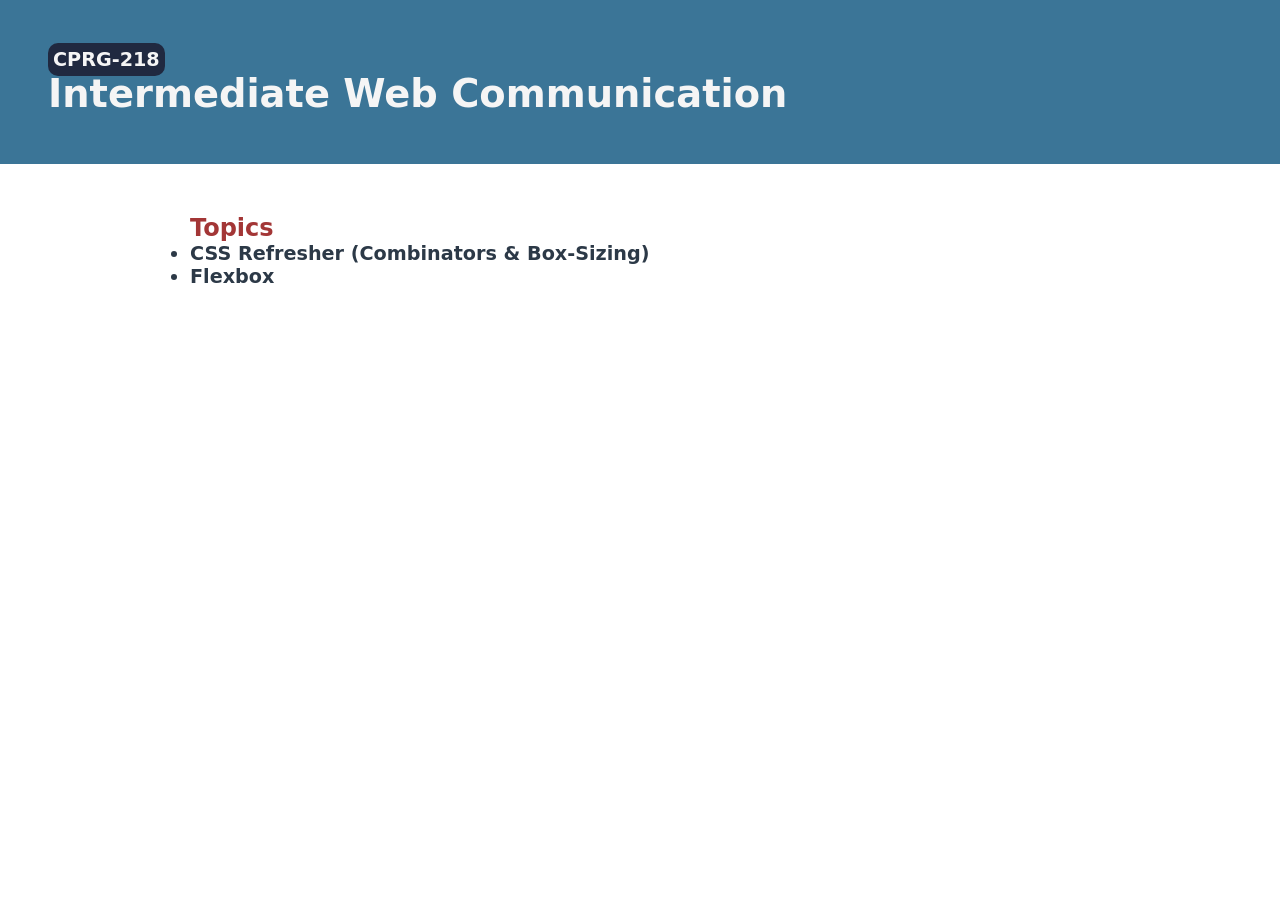
<file: index.html>
<!DOCTYPE html>
<html lang="en">
<head>
    <meta charset="UTF-8">
    <meta name="viewport" content="width=device-width, initial-scale=1.0">
    <title>Intermediate Web Communication</title>
    <link rel="preconnect" href="https://fonts.googleapis.com">
    <link rel="preconnect" href="https://fonts.gstatic.com" crossorigin>
    <link href="https://fonts.googleapis.com/css2?family=Source+Code+Pro:ital,wght@0,200..900;1,200..900&display=swap" rel="stylesheet">
    <link rel="stylesheet" href="css/styles.css">
</head>
<body>
    <header>
        <div>
            <p><span class="badge">CPRG-218</span></p>
        </div>
        <h1>Intermediate Web Communication</h1>
    </header>

    <main>
        <section>
            <ul>
                <p>Topics</p>
                <li><a href="Combinator_BoxSizing/cbs_index.html">CSS Refresher (Combinators &amp; Box-Sizing)</a></li>
                <li><a href="Flexbox/fb_index.html">Flexbox</a></li>        <!-- TODO: link fb_index.html file in anchor tag -->
            </ul>
        </section>
        
    </main>
</body>
</html>
</file>
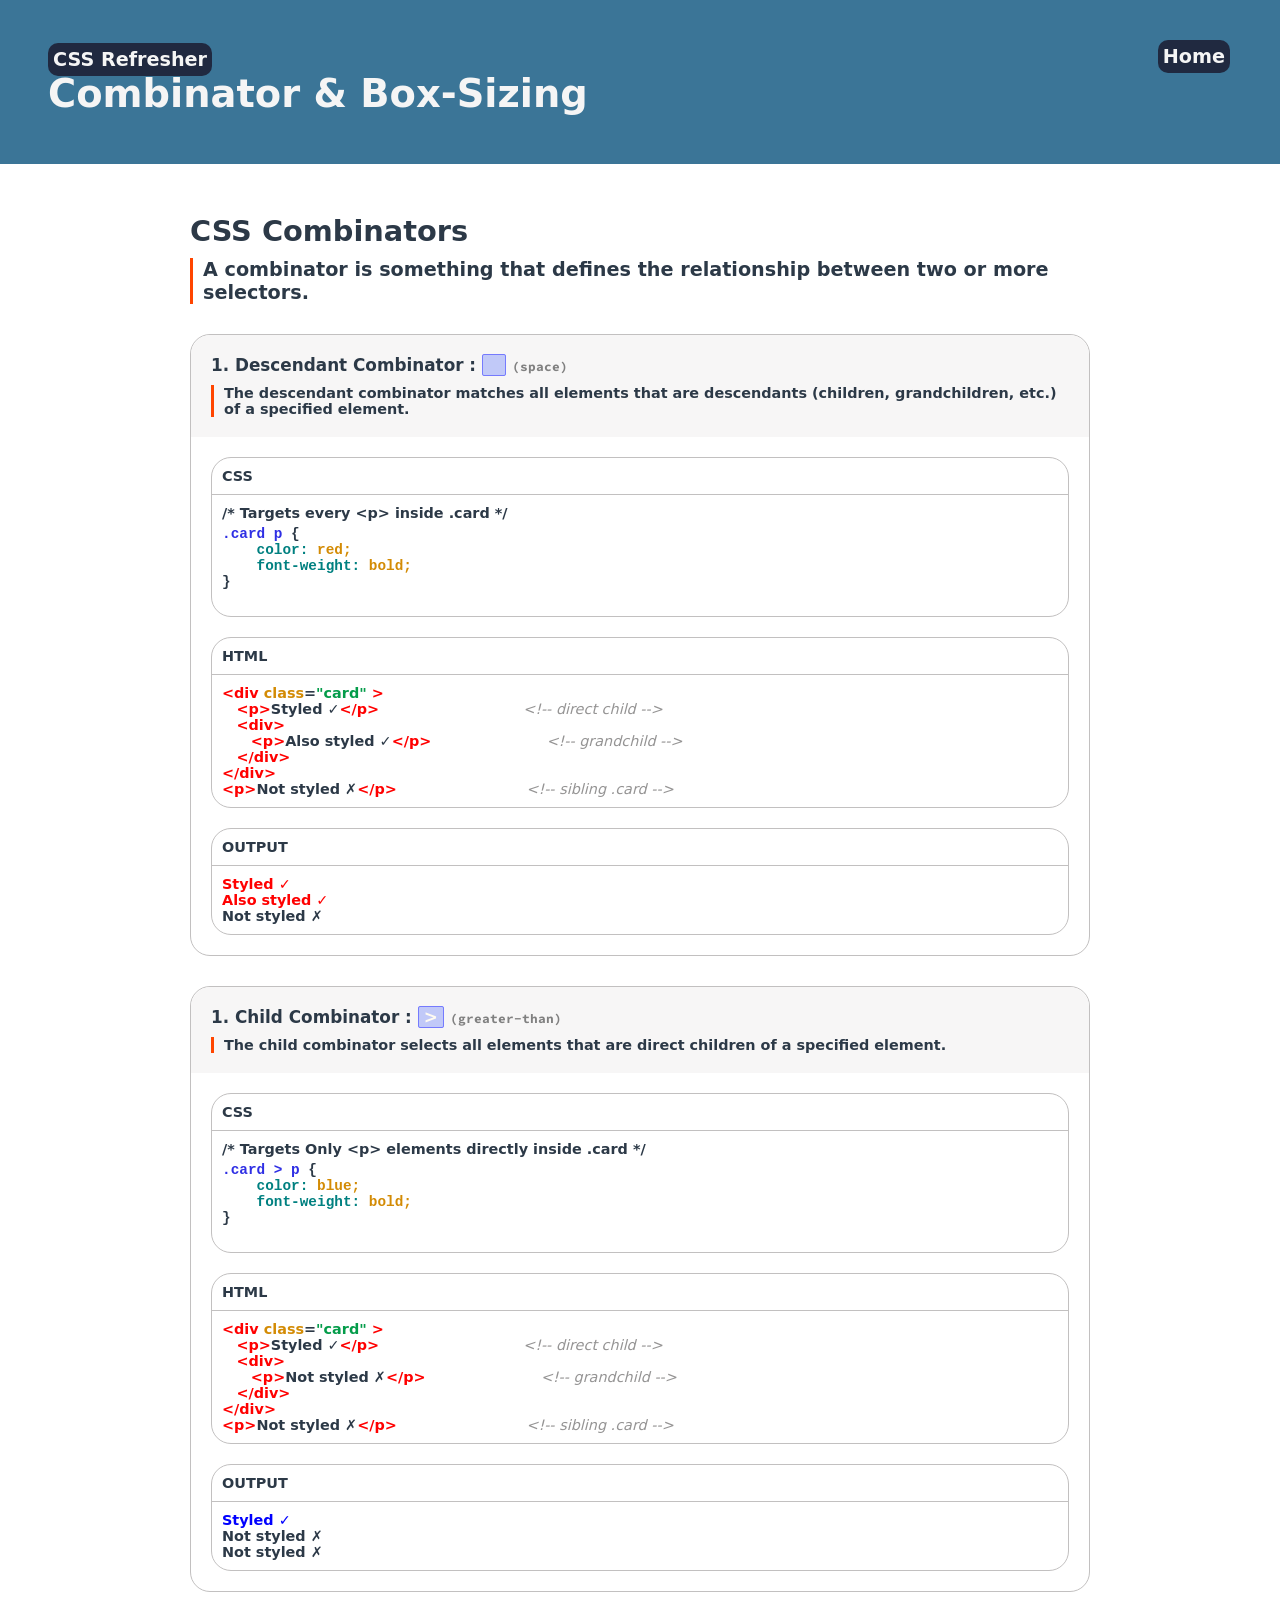
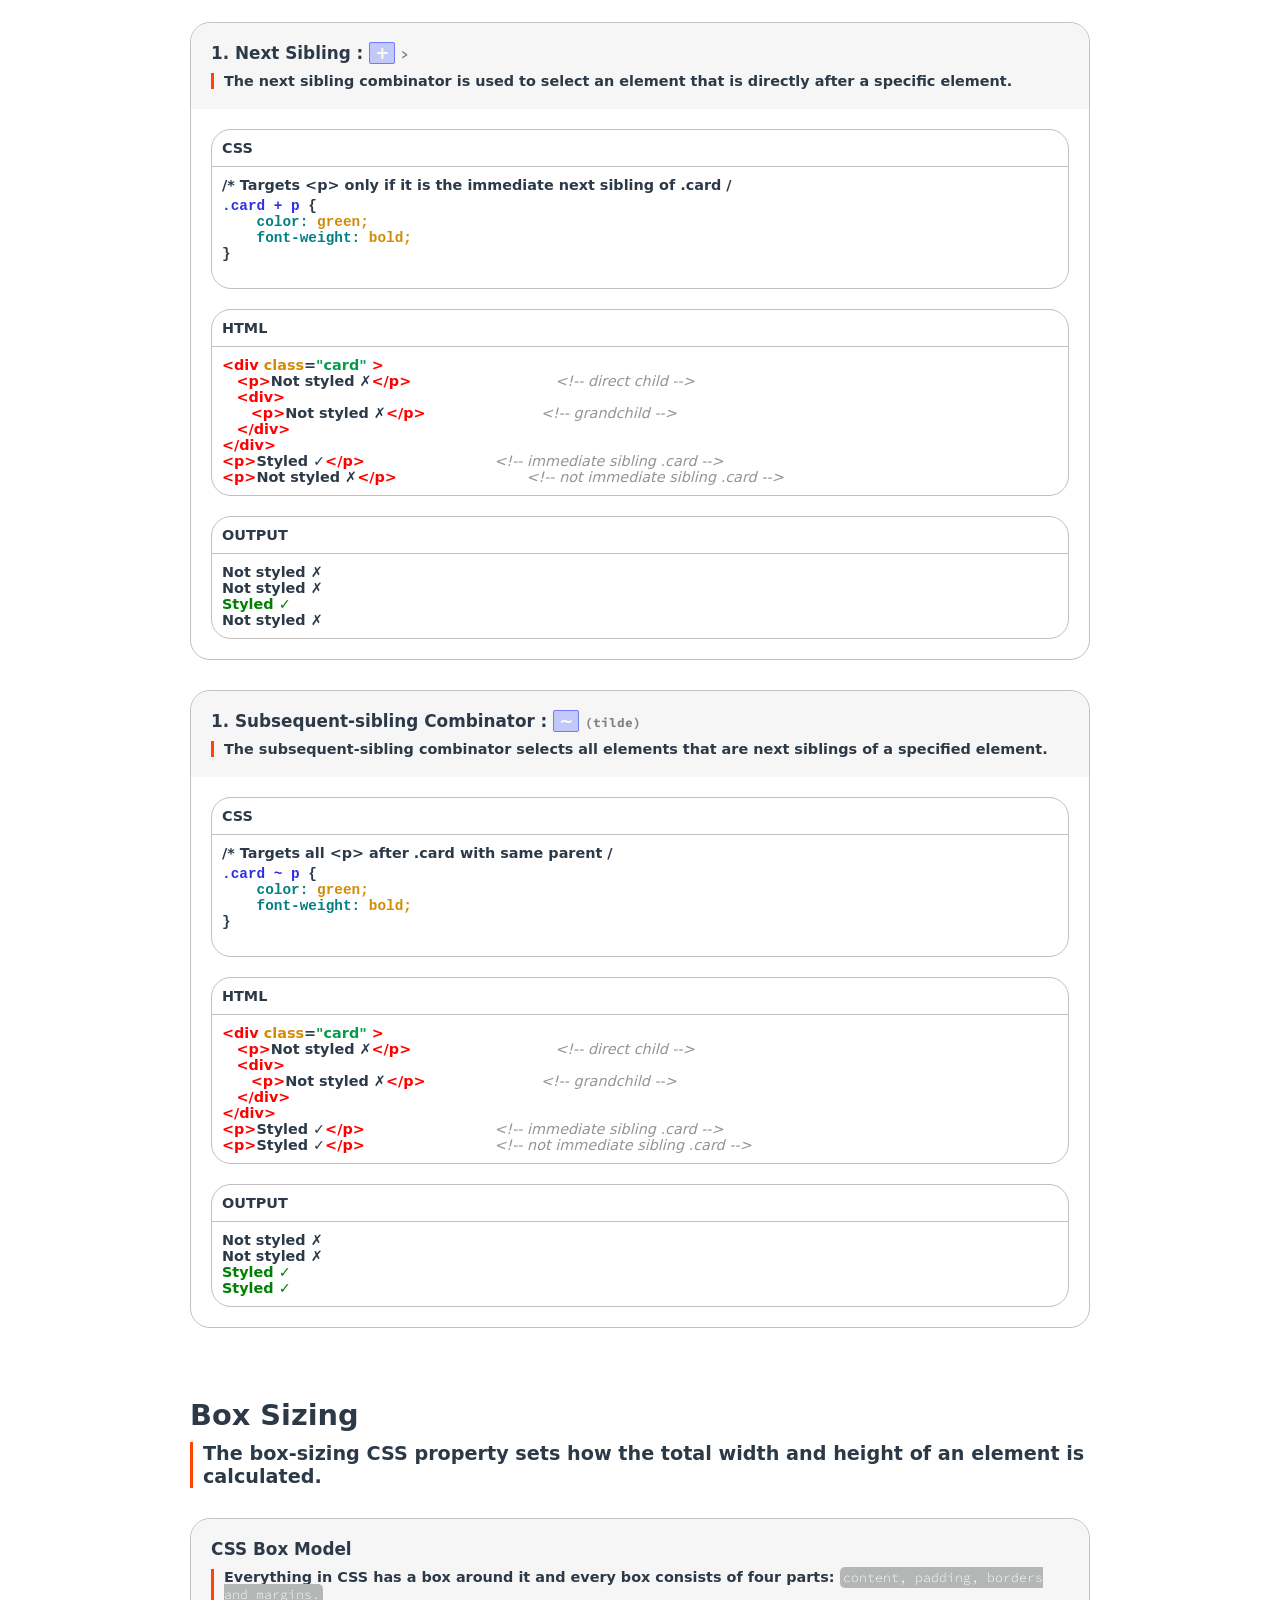
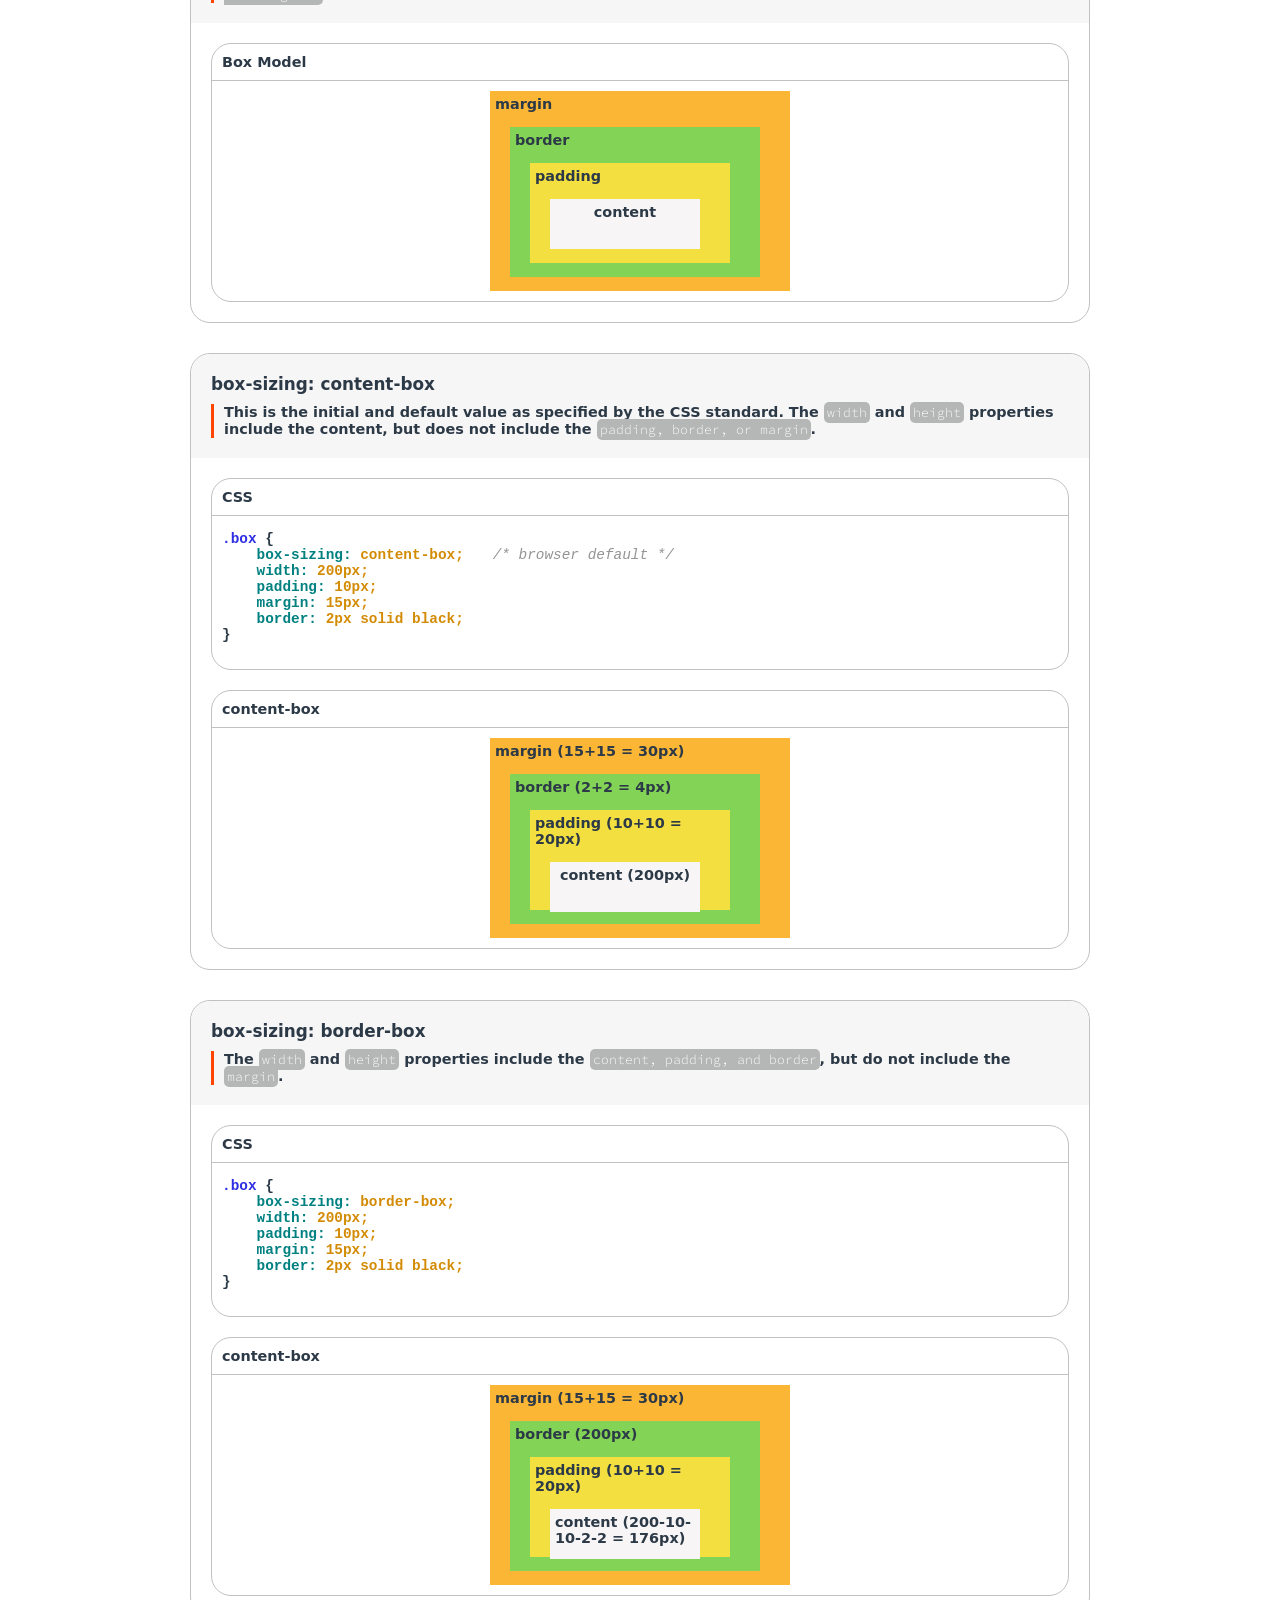
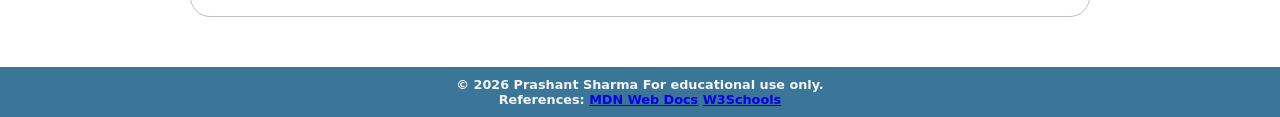
<file: Combinator_BoxSizing/cbs_index.html>
<!DOCTYPE html>
<html lang="en">
<head>
    <meta charset="UTF-8">
    <meta name="viewport" content="width=device-width, initial-scale=1.0">
    <title>CSS-Refresher</title>
    <link rel="preconnect" href="https://fonts.googleapis.com">
    <link rel="preconnect" href="https://fonts.gstatic.com" crossorigin>
    <link href="https://fonts.googleapis.com/css2?family=Source+Code+Pro:ital,wght@0,200..900;1,200..900&display=swap" rel="stylesheet">
    <link rel="stylesheet" href="css/cbs_styles.css">
</head>
<body>
    <header>
        <div>
            <p><span class="badge">CSS Refresher</span></p>
        </div>
        <h1>Combinator &#38; Box-Sizing</h1>
    </header>

    <div>
        <p id="home-btn" class="badge"><a href="../index.html">Home</a></p>
    </div>

    <main>

        <!-- CSS Combinators -->
        <section>
            <div class="section-title">
                <h2>CSS Combinators</h2>
                <p class="define">
                    A combinator is something that defines the relationship between two or more selectors.
                </p>
            </div>

            <!-- Decendant Combinator -->
            <article class="content">
                <div class="article-title">
                    <h3>1. Descendant Combinator : <span class="symbol">&nbsp;&nbsp;</span> <span class="symbol-name">(space)</span></h3>
                    <p class="define">The descendant combinator matches all elements that are descendants (children, grandchildren, etc.) of a specified element.</p>
                </div>
                
                <div class="example">
                    <p class="example-title">
                        CSS
                    </p>
                    <div class="example-code">
                        <p>/* Targets every &lt;p&gt; inside .card */</p>
                        <pre>
<span class="selector">.card p </span>{
    <span class="prop">color:</span> <span class="val">red;</span>
    <span class="prop">font-weight:</span> <span class="val">bold;</span>
}
                        </pre>
                        

                    </div>
                </div>

                <div class="example">
                    <p class="example-title">
                        HTML
                    </p>
                    <div class="example-code">                        
                        </pre><p><span class="element">&lt;div</span> <span class="cl">class</span>=<span class="cl-val">"card"</span> <span class="element">&gt;</span></p>
                        <p>&emsp;<span class="element">&lt;p&gt;</span>Styled  ✓<span class="element">&lt;/p&gt;</span>&emsp;&emsp;&emsp;&emsp;&emsp;&emsp;&emsp;&emsp;&emsp;&emsp;<span class="cmt">&lt;!-- direct child --&gt;</span></p>
                        <p>&emsp;<span class="element">&lt;div&gt;</span></p>
                        <p>&emsp;&emsp;<span class="element">&lt;p&gt;</span>Also styled ✓<span class="element">&lt;/p&gt;</span>&emsp;&emsp;&emsp;&emsp;&emsp;&emsp;&emsp;&emsp;<span class="cmt">&lt;!-- grandchild --&gt;</span></p>
                        <p>&emsp;<span class="element">&lt;/div&gt;</span></p>
                        <p><span class="element">&lt;/div&gt;</span></p>
                        <span class="element">&lt;p&gt;</span>Not styled ✗<span class="element">&lt;/p&gt;</span>&emsp;&emsp;&emsp;&emsp;&emsp;&emsp;&emsp;&emsp;&emsp;<span class="cmt">&lt;!-- sibling .card --&gt;</span>
                        </pre>
                    </div>
                </div>

                <div class="example output">
                    <p class="example-title">
                        OUTPUT
                    </p>
                    <div class="example-code">                        
                        <p style="color: red; font-weight: bold;">Styled  ✓</p>
                        <p style="color: red; font-weight: bold;">Also styled ✓</p>
                        <p>Not styled ✗</p>
                    </div>
                </div>
            </article>
            
            <!-- Child Combinator -->
            <article class="content">
                <div class="article-title">
                    <h3>1. Child Combinator : <span class="symbol">&gt;</span> <span class="symbol-name">(greater-than)</span></h3>
                    <p class="define">The child combinator selects all elements that are direct children of a specified element.</p>
                </div>
                
                <div class="example">
                    <p class="example-title">
                        CSS
                    </p>
                    <div class="example-code">
                        <p>/* Targets Only &lt;p&gt; elements directly inside .card */</p>
                        <pre>
<span class="selector">.card &gt; p</span> {
    <span class="prop">color:</span> <span class="val">blue;</span>
    <span class="prop">font-weight:</span> <span class="val">bold;</span>
}
                        </pre>
                        

                    </div>
                </div>

                <div class="example">
                    <p class="example-title">
                        HTML
                    </p>
                    <div class="example-code">                        
                        </pre><p><span class="element">&lt;div</span> <span class="cl">class</span>=<span class="cl-val">"card"</span> <span class="element">&gt;</span></p>
                        <p>&emsp;<span class="element">&lt;p&gt;</span>Styled  ✓<span class="element">&lt;/p&gt;</span>&emsp;&emsp;&emsp;&emsp;&emsp;&emsp;&emsp;&emsp;&emsp;&emsp;<span class="cmt">&lt;!-- direct child --&gt;</span></p>
                        <p>&emsp;<span class="element">&lt;div&gt;</span></p>
                        
                        <p>&emsp;&emsp;<span class="element">&lt;p&gt;</span>Not styled ✗<span class="element">&lt;/p&gt;</span>&emsp;&emsp;&emsp;&emsp;&emsp;&emsp;&emsp;&emsp;<span class="cmt">&lt;!-- grandchild --&gt;</span></p>
                        <p>&emsp;<span class="element">&lt;/div&gt;</span></p>
                        <p><span class="element">&lt;/div&gt;</span></p>
                        <span class="element">&lt;p&gt;</span>Not styled ✗<span class="element">&lt;/p&gt;</span>&emsp;&emsp;&emsp;&emsp;&emsp;&emsp;&emsp;&emsp;&emsp;<span class="cmt">&lt;!-- sibling .card --&gt;</span>
                        </pre>
                    </div>
                </div>

                <div class="example output">
                    <p class="example-title">
                        OUTPUT
                    </p>
                    <div class="example-code">                        
                        <p style="color: blue; font-weight: bold;">Styled  ✓</p>
                        <p>Not styled ✗</p>
                        <p>Not styled ✗</p>
                    </div>
                </div>
            </article>


            <!-- Next Sibling -->
            <article class="content">
                <div class="article-title">
                    <h3>1. Next Sibling : <span class="symbol">+</span> <span class="symbol-name">&gt;</span></h3>
                    <p class="define">The next sibling combinator is used to select an element that is directly after a specific element.</p>
                </div>
                
                <div class="example">
                    <p class="example-title">
                        CSS
                    </p>
                    <div class="example-code">
                        <p>/* Targets &lt;p&gt; only if it is the immediate next sibling of .card /</p>
                        
                        <pre>
<span class="selector">.card + p</span> {
    <span class="prop">color:</span> <span class="val">green;</span>
    <span class="prop">font-weight:</span> <span class="val">bold;</span>
}
                        </pre>
                        

                    </div>
                </div>

                <div class="example">
                    <p class="example-title">
                        HTML
                    </p>
                    <div class="example-code">                        
                        </pre><p><span class="element">&lt;div</span> <span class="cl">class</span>=<span class="cl-val">"card"</span> <span class="element">&gt;</span></p>
                        <p>&emsp;<span class="element">&lt;p&gt;</span>Not styled ✗<span class="element">&lt;/p&gt;</span>&emsp;&emsp;&emsp;&emsp;&emsp;&emsp;&emsp;&emsp;&emsp;&emsp;<span class="cmt">&lt;!-- direct child --&gt;</span></p>
                        <p>&emsp;<span class="element">&lt;div&gt;</span></p>
                        
                        <p>&emsp;&emsp;<span class="element">&lt;p&gt;</span>Not styled ✗<span class="element">&lt;/p&gt;</span>&emsp;&emsp;&emsp;&emsp;&emsp;&emsp;&emsp;&emsp;<span class="cmt">&lt;!-- grandchild --&gt;</span></p>
                        <p>&emsp;<span class="element">&lt;/div&gt;</span></p>
                        <p><span class="element">&lt;/div&gt;</span></p>
                        <p><span class="element">&lt;p&gt;</span>Styled  ✓<span class="element">&lt;/p&gt;</span>&emsp;&emsp;&emsp;&emsp;&emsp;&emsp;&emsp;&emsp;&emsp;<span class="cmt">&lt;!-- immediate sibling .card --&gt;</span></p>
                        <p><span class="element">&lt;p&gt;</span>Not styled ✗<span class="element">&lt;/p&gt;</span>&emsp;&emsp;&emsp;&emsp;&emsp;&emsp;&emsp;&emsp;&emsp;<span class="cmt">&lt;!-- not immediate sibling .card --&gt;</span></p>
                        </pre>
                    </div>
                </div>

                <div class="example output">
                    <p class="example-title">
                        OUTPUT
                    </p>
                    <div class="example-code">                        
                        <p>Not styled ✗</p>
                        <p>Not styled ✗</p>
                        <p style="color: green; font-weight: bold;">Styled  ✓</p>
                        <p>Not styled ✗</p>
                    </div>
                </div>
            </article>


            <!-- Subsequent Sibling -->
            <article class="content">
                <div class="article-title">
                    <h3>1. Subsequent-sibling Combinator : <span class="symbol">&#126;</span> <span class="symbol-name">(tilde)</span></h3>
                    <p class="define">The subsequent-sibling combinator selects all elements that are next siblings of a specified element.</p>
                </div>
                
                <div class="example">
                    <p class="example-title">
                        CSS
                    </p>
                    <div class="example-code">
                        <p>/* Targets all &lt;p&gt; after .card with same parent /</p>
                        
                        <pre>
<span class="selector">.card &#126; p</span> {
    <span class="prop">color:</span> <span class="val">green;</span>
    <span class="prop">font-weight:</span> <span class="val">bold;</span>
}
                        </pre>
                        

                    </div>
                </div>

                <div class="example">
                    <p class="example-title">
                        HTML
                    </p>
                    <div class="example-code">                        
                        </pre><p><span class="element">&lt;div</span> <span class="cl">class</span>=<span class="cl-val">"card"</span> <span class="element">&gt;</span></p>
                        <p>&emsp;<span class="element">&lt;p&gt;</span>Not styled ✗<span class="element">&lt;/p&gt;</span>&emsp;&emsp;&emsp;&emsp;&emsp;&emsp;&emsp;&emsp;&emsp;&emsp;<span class="cmt">&lt;!-- direct child --&gt;</span></p>
                        <p>&emsp;<span class="element">&lt;div&gt;</span></p>
                        
                        <p>&emsp;&emsp;<span class="element">&lt;p&gt;</span>Not styled ✗<span class="element">&lt;/p&gt;</span>&emsp;&emsp;&emsp;&emsp;&emsp;&emsp;&emsp;&emsp;<span class="cmt">&lt;!-- grandchild --&gt;</span></p>
                        <p>&emsp;<span class="element">&lt;/div&gt;</span></p>
                        <p><span class="element">&lt;/div&gt;</span></p>
                        <p><span class="element">&lt;p&gt;</span>Styled  ✓<span class="element">&lt;/p&gt;</span>&emsp;&emsp;&emsp;&emsp;&emsp;&emsp;&emsp;&emsp;&emsp;<span class="cmt">&lt;!-- immediate sibling .card --&gt;</span></p>
                        <p><span class="element">&lt;p&gt;</span>Styled  ✓<span class="element">&lt;/p&gt;</span>&emsp;&emsp;&emsp;&emsp;&emsp;&emsp;&emsp;&emsp;&emsp;<span class="cmt">&lt;!-- not immediate sibling .card --&gt;</span></p>
                        </pre>
                    </div>
                </div>

                <div class="example output">
                    <p class="example-title">
                        OUTPUT
                    </p>
                    <div class="example-code">                        
                        <p>Not styled ✗</p>
                        <p>Not styled ✗</p>
                        <p style="color: green; font-weight: bold;">Styled  ✓</p>
                        <p style="color: green; font-weight: bold;">Styled  ✓</p>
                    </div>
                </div>
            </article>
        </section>

        <!-- Box Sizing -->
         <section>
            <div class="section-title">
                <h2>Box Sizing</h2>
                <p class="define">
                    The box-sizing CSS property sets how the total width and height of an element is calculated.
                </p>
            </div>

            <!-- Box Model -->
            <article class="content">
                <div class="article-title">
                    <h3>CSS Box Model</h3>
                    <p class="define">Everything in CSS has a box around it and every box consists of four parts: <span class="code">content, padding, borders and margins.</span></p>
                </div>

                <div class="example">
                    <p class="example-title">
                        Box Model
                    </p>
                    <div class="example-code">
                        <div style="width: fit-content; margin: auto;">
                            <div style="background-color: rgb(251, 182, 54); width: 300px; height: 200px; padding: 5px ;z-index: 0;">
                                <p>margin</p>
                                <div style="background-color: rgb(130, 211, 86); width: 250px; padding: 5px; height: 150px; margin: 15px; z-index: 10">
                                    <p>border</p>
                                    <div style="background-color: rgb(244, 223, 65); width: 200px; padding: 5px; height: 100px; margin: 15px; z-index: 20">
                                        <p>padding</p>
                                        <div style="background-color: rgb(247, 245, 245); width: 150px; padding: 5px; height: 50px; margin: 15px; z-index: 30">
                                            <p style="width: fit-content; margin: auto;">content</p>
                                        </div>
                                    </div>
                                </div>
                            </div>
                        </div>
                        
                    </div>
                </div>
            </article>


            <!-- Box Sizing: Content Box -->
            <article class="content">
                <div class="article-title">
                    <h3>box-sizing: content-box</h3>
                    <p class="define">This is the initial and default value as specified by the CSS standard. The <span class="code">width</span> and <span class="code">height</span> properties include the content, but does not include the <span class="code">padding, border, or margin</span>.</span></p>
                </div>

                <div class="example">
                    <p class="example-title">
                        CSS
                    </p>
                    <div class="example-code">
                        <pre>
<span class="selector">.box</span> {
    <span class="prop">box-sizing:</span> <span class="val">content-box;</span>&emsp;&emsp;<span class="cmt">/* browser default */</span>
    <span class="prop">width:</span> <span class="val">200px;</span>
    <span class="prop">padding:</span> <span class="val">10px;</span>
    <span class="prop">margin:</span> <span class="val">15px;</span>
    <span class="prop">border:</span> <span class="val">2px solid black;</span>
}
                        </pre>
                        

                    </div>
                </div>

                <div class="example">
                    <p class="example-title">
                        content-box
                    </p>
                    <div class="example-code">
                        <div style="width: fit-content; margin: auto;">
                            <div style="background-color: rgb(251, 182, 54); width: 300px; height: 200px; padding: 5px ;z-index: 0;">
                                <p>margin (15+15 = 30px)</p>
                                <div style="background-color: rgb(130, 211, 86); width: 250px; padding: 5px; height: 150px; margin: 15px; z-index: 10">
                                    <p>border (2+2 = 4px)</p>
                                    <div style="background-color: rgb(244, 223, 65); width: 200px; padding: 5px; height: 100px; margin: 15px; z-index: 20">
                                        <p>padding (10+10 = 20px)</p>
                                        <div style="background-color: rgb(247, 245, 245); width: 150px; padding: 5px; height: 50px; margin: 15px; z-index: 30">
                                            <p style="width: fit-content; margin: auto;">content (200px)</span></p>
                                        </div>
                                    </div>
                                </div>
                            </div>
                        </div>
                        
                    </div>
                </div>
            </article>


            <!-- Box Sizing: Border Box -->
            <article class="content">
                <div class="article-title">
                    <h3>box-sizing: border-box</h3>
                    <p class="define">The <span class="code">width</span> and <span class="code">height</span> properties include the <span class="code">content, padding, and border</span>, but do not include the <span class="code">margin</span>.</p>
                </div>

                <div class="example">
                    <p class="example-title">
                        CSS
                    </p>
                    <div class="example-code">
                        <pre>
<span class="selector">.box</span> {
    <span class="prop">box-sizing:</span> <span class="val">border-box;</span></span>
    <span class="prop">width:</span> <span class="val">200px;</span>
    <span class="prop">padding:</span> <span class="val">10px;</span>
    <span class="prop">margin:</span> <span class="val">15px;</span>
    <span class="prop">border:</span> <span class="val">2px solid black;</span>
}
                        </pre>
                        

                    </div>
                </div>
                
                <div class="example">
                    <p class="example-title">
                        content-box
                    </p>
                    <div class="example-code">
                        <div style="width: fit-content; margin: auto;">
                            <div style="background-color: rgb(251, 182, 54); width: 300px; height: 200px; padding: 5px ;z-index: 0;">
                                <p>margin (15+15 = 30px)</p>
                                <div style="background-color: rgb(130, 211, 86); width: 250px; padding: 5px; height: 150px; margin: 15px; z-index: 10">
                                    <p>border (200px)</p>
                                    <div style="background-color: rgb(244, 223, 65); width: 200px; padding: 5px; height: 100px; margin: 15px; z-index: 20">
                                        <p>padding (10+10 = 20px)</p>
                                        <div style="background-color: rgb(247, 245, 245); width: 150px; padding: 5px; height: 50px; margin: 15px; z-index: 30">
                                            <p style="width: fit-content; margin: auto;">content (200-10-10-2-2 = 176px)</span></p>
                                        </div>
                                    </div>
                                </div>
                            </div>
                        </div>
                        
                    </div>
                </div>
            </article>
         </section>
    </main>

    <footer>
        <p>&copy; 2026 Prashant Sharma For educational use only.</p>
        <nav class="footer-links">
            <span>References:</span>
            <a href="https://developer.mozilla.org" target="_blank" rel="noopener">MDN Web Docs</a>
            <a href="https://www.w3schools.com" target="_blank" rel="noopener">W3Schools</a>
        </nav>
    </footer>
</body>
</html>
</file>
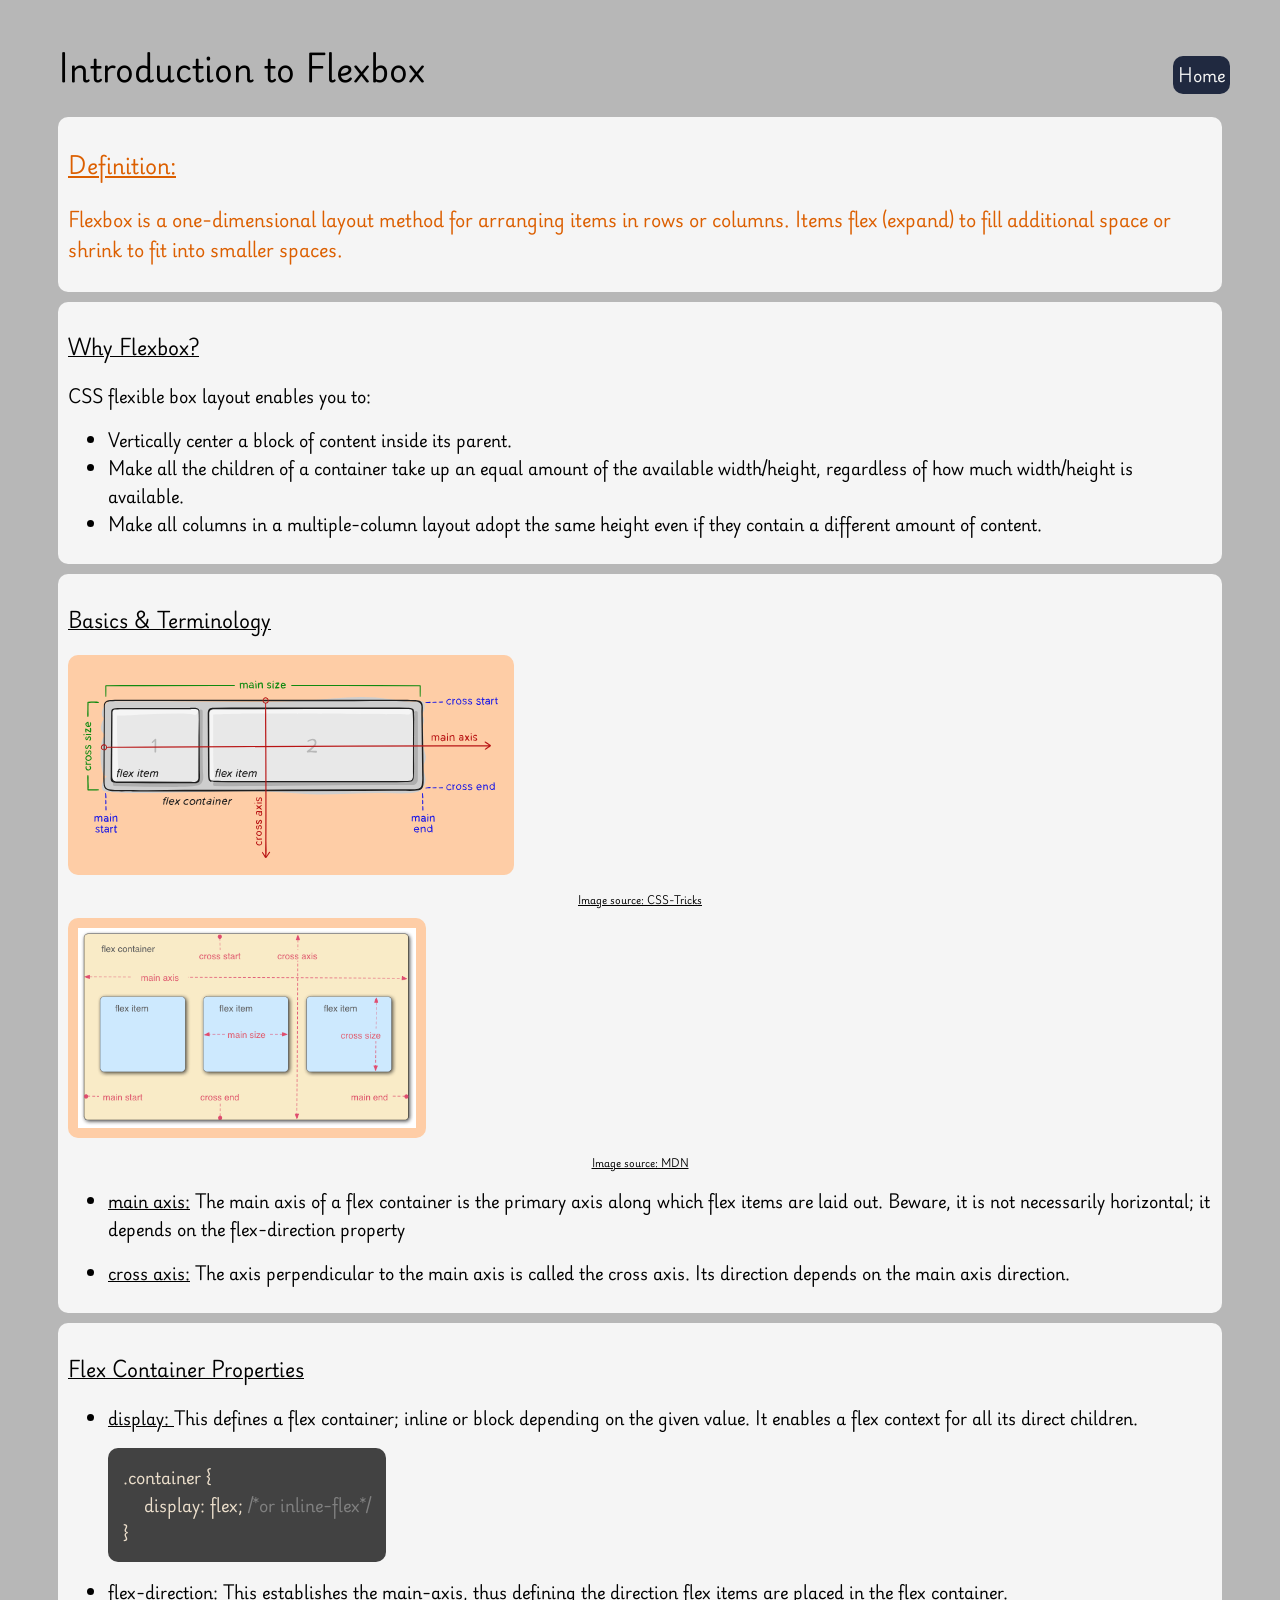
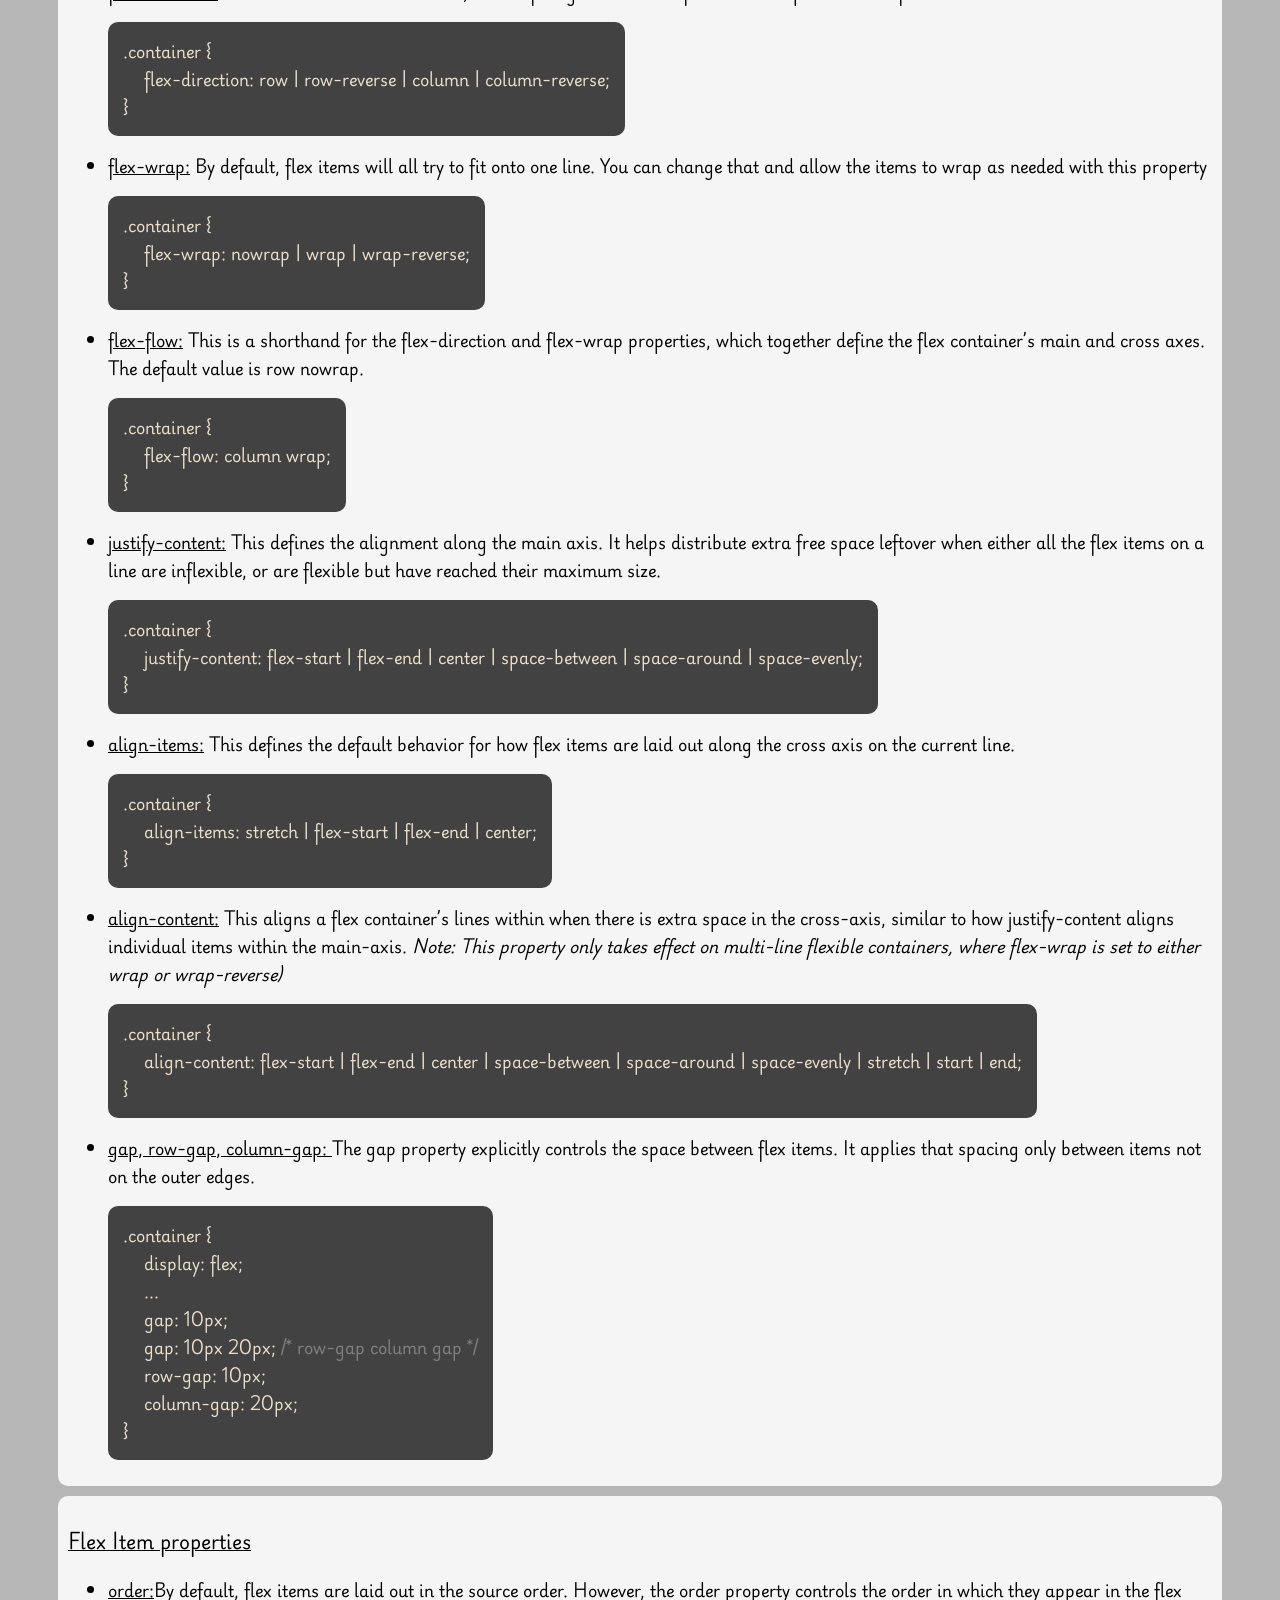
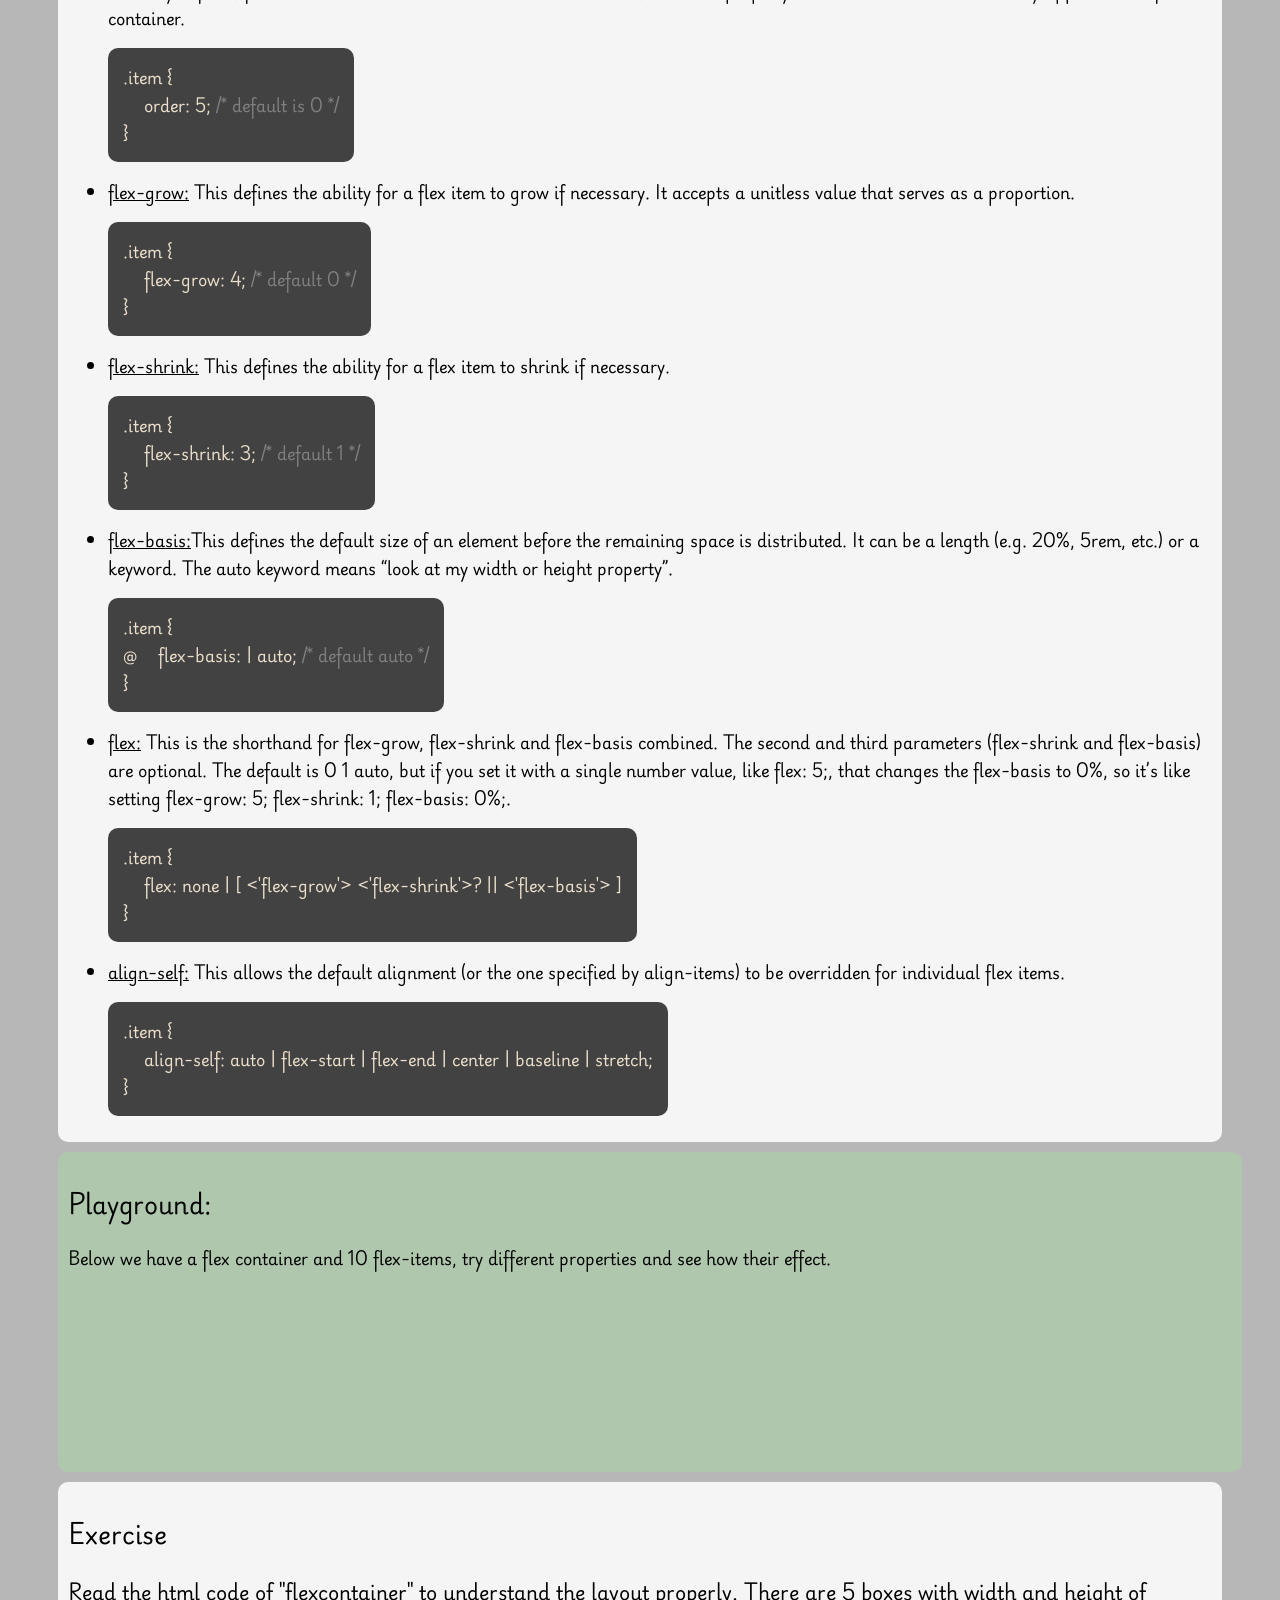
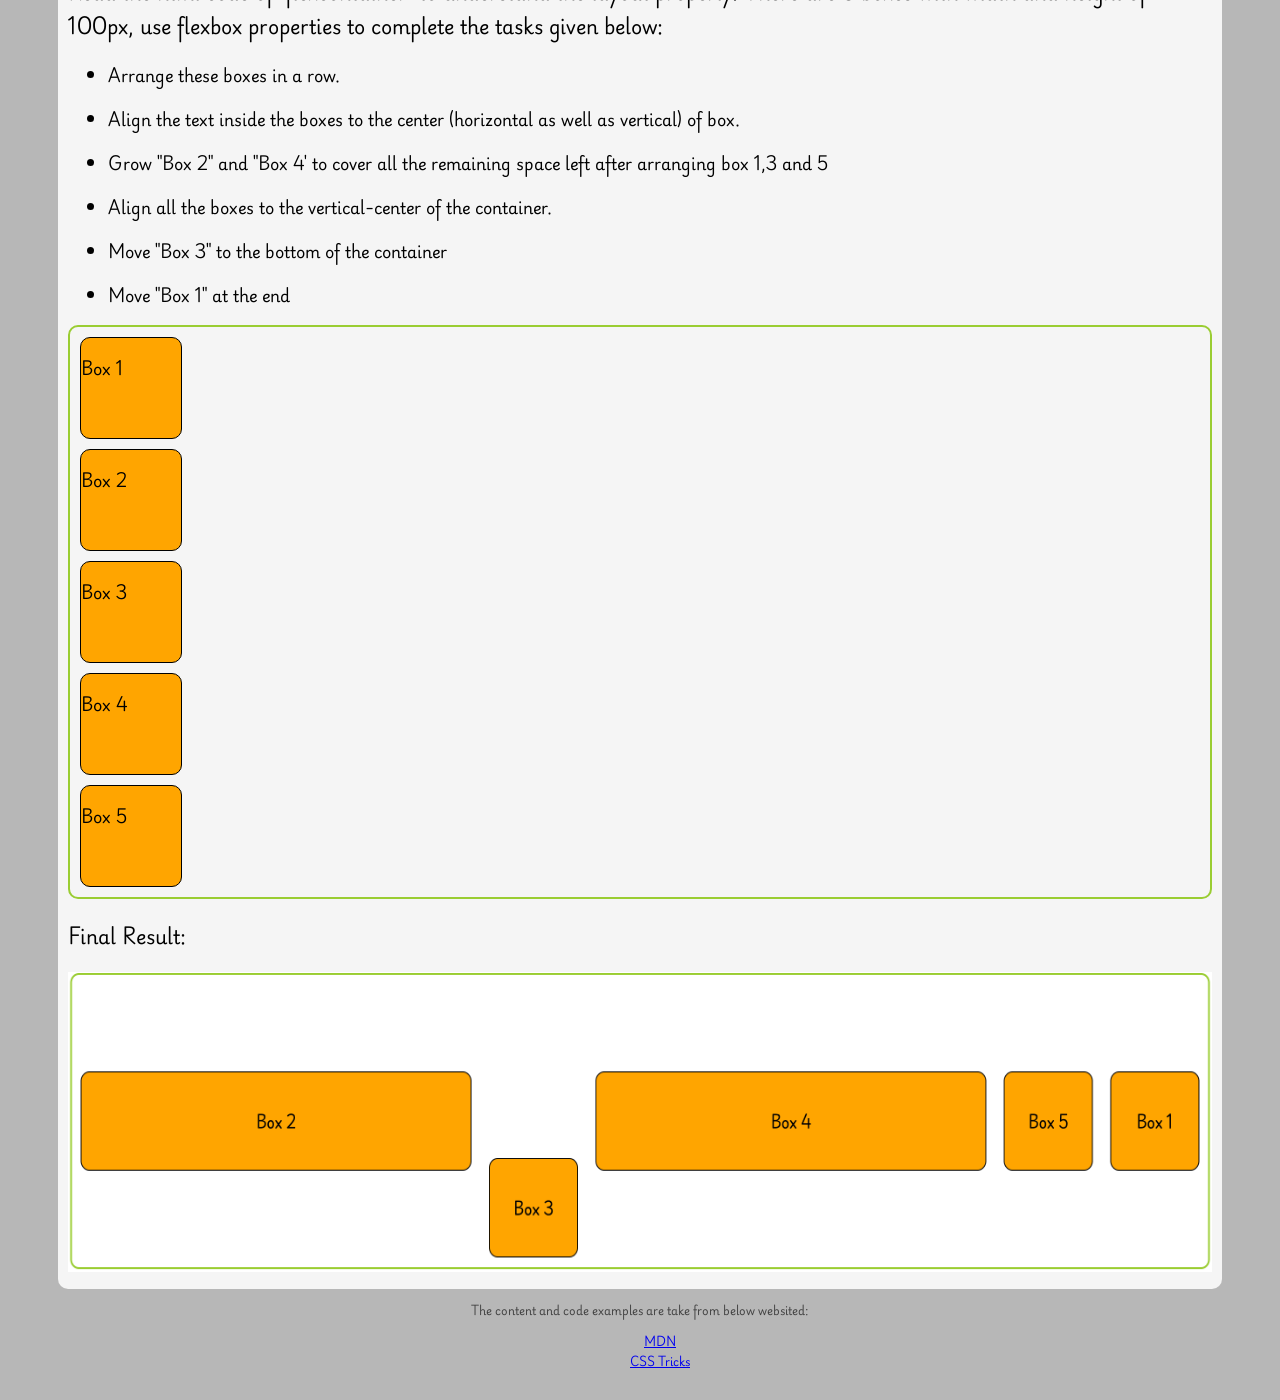
<file: Flexbox/fb_index.html>
<!DOCTYPE html>
<html lang="en">
<head>
    <meta charset="UTF-8">
    <meta name="viewport" content="width=device-width, initial-scale=1.0">
    <link rel="preconnect" href="https://fonts.googleapis.com">
    <link rel="preconnect" href="https://fonts.gstatic.com" crossorigin>
    <link href="https://fonts.googleapis.com/css2?family=Playwrite+DE+Grund:wght@100..400&display=swap" rel="stylesheet">
        <link rel="stylesheet" href="css/fb_styles.css"> <!-- TODO - link the fb_styles.css file -->
    <title>Flexbox</title>
</head>
<body>
    <header>
        <h1>Introduction to Flexbox</h1>
    </header>

    <div>
        <p id="home-btn" class="badge"><a href="../index.html">Home</a></p>
    </div>

    <section id="definition">
        <h3>Definition:</h3>
        <p>
            Flexbox is a one-dimensional layout method for arranging items in rows or columns. 
            Items flex (expand) to fill additional space or shrink to fit into smaller spaces. 
        </p>
    </section>

    <section>
        <h3>Why Flexbox?</h3>
        <p>
            CSS flexible box layout enables you to:
        </p>
        <ul>
            <li>Vertically center a block of content inside its parent.</li>
            <li>Make all the children of a container take up an equal amount of the available width/height, regardless of how much width/height is available.</li>
            <li>Make all columns in a multiple-column layout adopt the same height even if they contain a different amount of content.</li>
        </ul>
    </section>

    <section>
        <h3>Basics & Terminology</h3>

        <div id="imgContainer">
            <div>
                <img class="basicTerms" src="images/flex-basic-terminology.svg" alt="flexbox terminology">
                <p class="caption">Image source: CSS-Tricks</p>
            </div>

            <div>
                <img class="basicTerms" src="images/flex_terms.png" alt="flexbox terminology">
                <p class="caption">Image source: MDN</p>
            </div>
        
        </div>
        

        <ul>
            <li>
                <p>
                    <b>main axis:</b> The main axis of a flex container is the primary axis along which flex items are laid out. Beware, it is not necessarily horizontal; it depends on the flex-direction property
                </p>
            </li>
            <li>
                <p>
                    <b>cross axis:</b> The axis perpendicular to the main axis is called the cross axis. Its direction depends on the main axis direction.
                </p>
            </li>
        </ul>
    </section>


    <section>
        <h3>Flex Container Properties</h3>
        <ul>
            <li>
                <p>
                    <b>display: </b>This defines a flex container; inline or block depending on the given value. It enables a flex context for all its direct children.
                </p>

                <p class="code-example">
                    .container { <br>
                        &emsp; display: flex; <span class="comment"> /*or inline-flex*/</span> <br>
                    } <br>
                </p>
            </li>

            <li>
                <p>
                    <b>flex-direction:</b> This establishes the main-axis, thus defining the direction flex items are placed in the flex container.
                </p>

                <p class="code-example">
                    .container { <br>
                        &emsp; flex-direction: row | row-reverse | column | column-reverse; <br>
                      } <br>
                </p>
            </li>

            <li>
                <p>
                    <b>flex-wrap:</b> By default, flex items will all try to fit onto one line. You can change that and allow the items to wrap as needed with this property
                </p>

                <p class="code-example">
                    .container { <br>
                        &emsp; flex-wrap: nowrap | wrap | wrap-reverse; <br>
                      } <br>
                </p>
            </li>

            <li>
                <p>
                    <b>flex-flow:</b> This is a shorthand for the flex-direction and flex-wrap properties, which together define the flex container’s main and cross axes. The default value is row nowrap.
                </p>

                <p class="code-example">
                    .container { <br>
                        &emsp; flex-flow: column wrap; <br>
                      } <br>
                </p>
            </li>

            <li>
                <p>
                    <b>justify-content:</b> This defines the alignment along the main axis. It helps distribute extra free space leftover when either all the flex items on a line are inflexible, or are flexible but have reached their maximum size.
                </p>

                <p class="code-example">
                    .container { <br>
                        &emsp; justify-content: flex-start | flex-end | center | space-between | space-around | space-evenly; <br>
                      } <br>
                </p>
            </li>

            <li>
                <p>
                    <b>align-items:</b> This defines the default behavior for how flex items are laid out along the cross axis on the current line.
                </p>

                <p class="code-example">
                    .container { <br>
                        &emsp; align-items: stretch | flex-start | flex-end | center; <br>
                      } <br>
                </p>
            </li>

            <li>
                <p>
                    <b>align-content:</b> This aligns a flex container’s lines within when there is extra space in the cross-axis, similar to how justify-content aligns individual items within the main-axis.
                    <i>Note: This property only takes effect on multi-line flexible containers, where flex-wrap is set to either wrap or wrap-reverse)</i>
                </p>
                <p class="code-example">
                    .container { <br>
                        &emsp; align-content: flex-start | flex-end | center | space-between | space-around | space-evenly | stretch | start | end; <br>
                      } <br>
                </p>
            </li>
            <li>
                <p>
                    <b>gap, row-gap, column-gap: </b>The gap property explicitly controls the space between flex items. It applies that spacing only between items not on the outer edges.
                </p>

                <p class="code-example">
                    .container { <br>
                        &emsp; display: flex; <br>
                        &emsp; ... <br>
                        &emsp; gap: 10px; <br>
                        &emsp; gap: 10px 20px; <span class="comment">/* row-gap column gap */</span> <br>
                        &emsp; row-gap: 10px; <br>
                        &emsp; column-gap: 20px; <br>
                      }
                </p>
            </li>
        </ul>
    </section>


    <section>
        <h3>Flex Item properties</h3>
        <ul>
            <li>
                <p>
                    <b>order:</b>By default, flex items are laid out in the source order. However, the order property controls the order in which they appear in the flex container.
                </p>
                <p class="code-example">
                    .item { <br>
                        &emsp; order: 5; <span class="comment">/* default is 0 */</span> <br>
                      } <br>
                </p>
            </li>

            <li>
                <p>
                    <b>flex-grow:</b> This defines the ability for a flex item to grow if necessary. It accepts a unitless value that serves as a proportion.
                </p>

                <p class="code-example">
                    .item { <br>
                       &emsp; flex-grow: 4; <span class="comment">/* default 0 */</span> <br>
                      } <br>
                </p>
            </li>

            <li>
                <p>
                    <b>flex-shrink:</b> This defines the ability for a flex item to shrink if necessary.
                </p>

                <p class="code-example">
                    .item { <br>
                      &emsp;  flex-shrink: 3; <span class="comment">/* default 1 */</span> <br>
                      } <br>
                </p>
            </li>

            <li>
                <p>
                    <b>flex-basis:</b>This defines the default size of an element before the remaining space is distributed.
                    It can be a length (e.g. 20%, 5rem, etc.) or a keyword. The auto keyword means “look at my width or height property”.
                </p>

                <p class="code-example">
                    .item { <br>
                       @&emsp; flex-basis:  | auto; <span class="comment">/* default auto */</span> <br>
                      } <br>
                </p>
            </li>

            <li>
                <p>
                    <b>flex:</b> This is the shorthand for flex-grow, flex-shrink and flex-basis combined. The second and third parameters (flex-shrink and flex-basis) are optional. 
                    The default is 0 1 auto, but if you set it with a single number value, like flex: 5;, that changes the flex-basis to 0%, so it’s like setting flex-grow: 5; flex-shrink: 1; flex-basis: 0%;.
                </p>

                <p class="code-example">
                    .item { <br>
                       &emsp; flex: none | [ <'flex-grow'> <'flex-shrink'>? || <'flex-basis'> ] <br>
                      } <br>
                </p>
            </li>

            <li>
                <p>
                    <b>align-self:</b> This allows the default alignment (or the one specified by align-items) to be overridden for individual flex items.
                </p>

                <p class="code-example">
                    .item { <br>
                       &emsp; align-self: auto | flex-start | flex-end | center | baseline | stretch; <br>
                      } <br>
                </p>
            </li>
        </ul>
    </section>


    <section id="playground">
        <h2>Playground:</h2>
        <p>Below we have a flex container and 10 flex-items, try different properties and see how their effect.</p>
        <div id="flex-container">
            <div class="flex-item"></div>
            <div class="flex-item"></div>
            <div class="flex-item"></div>
            <div class="flex-item"></div>
            <div class="flex-item"></div>
            <div class="flex-item"></div>
            <div class="flex-item"></div>
            <div class="flex-item"></div>
            <div class="flex-item"></div>
            <div class="flex-item"></div>
        </div>
    </section>
    <section>
        <h2>Exercise</h2>

        <p class="lead">Read the html code of "flexcontainer" to understand the layout properly. There are 5 boxes with width and height of 100px, use flexbox properties to complete the tasks given below:</p>
        <ul>
            <li>
                <p>Arrange these boxes in a row.</p>
            </li>
            <li>
                <p>Align the text inside the boxes to the center (horizontal as well as vertical) of box.</p>
            </li>
            <li>
                <p>Grow "Box 2" and "Box 4' to cover all the remaining space left after arranging box 1,3 and 5</p>
            </li>
            <li>
                <p>Align all the boxes to the vertical-center of the container.</p>
            </li>
            <li>
                <p>Move "Box 3" to the bottom of the container</p>
            </li>
            <li>
                <p>Move "Box 1" at the end</p>
            </li>
        </ul>
            
        
        <div class="flexcontainer">
            <div id="one" class="flexitem">
                <p>Box 1</p>
            </div>
            <div id="two" class="flexitem">
                <p>Box 2</p>
            </div>
            <div id="three" class="flexitem">
                <p>Box 3</p>
            </div>
            <div id="four" class="flexitem">
                <p>Box 4</p>
            </div>
            <div id="five" class="flexitem">
                <p>Box 5</p>
            </div>
        </div>

        <div>
            <p class="lead">Final Result:</p>
            <img id="exercise-result" src="images/FinalResult.png" alt="Final Result">
        </div>
    </section>


    <footer>
        <p>The content and code examples are take from below websited:</p>
        <ul>
            <li>
                <a href="https://developer.mozilla.org/en-US/docs/Learn/CSS/CSS_layout/Flexbox" target="_blank" rel="noopener">MDN</a>
            </li>
            <li><a href="https://css-tricks.com/snippets/css/a-guide-to-flexbox/" target="_blank" rel="noopener">CSS Tricks</a></li>
        </ul>
    </footer>
</body>
</html>
</file>
<file: css/styles.css>
:root {
    --bg: #FFF;
    --dark-txt: #2C3947;
    --dark-bg: #3B7597;
    --light-txt: #F5F5F5;
    --border: #202940;
    --symbol-bg: #c1c9f8;
    --symbol-border: #6368ffce;
    --symbol: #FFFBF1;
    --code-font: "Source Code Pro", monospace;
    --art-border: #c2c0c0;
}

 *, *::before, *::after { 
    box-sizing: border-box; 
    margin: 0; 
    padding: 0; 
}


body {
    background-color: var(--bg);
    color: var(--dark-txt);
    font-family: system-ui, -apple-system, BlinkMacSystemFont, 'Segoe UI', Roboto, Oxygen, Ubuntu, Cantarell, 'Open Sans', 'Helvetica Neue', sans-serif;
    font-weight: 600;
    font-size: 1.2rem;
}


header {
    padding: 3rem;
    background-color: var(--dark-bg);
    color: var(--light-txt)
}

.badge {
    background-color: #202940;
    color: var(--light-txt);
    padding: 5px;
    border-radius: 10px;
}

main {
    max-width: 960px;
    margin: 0 auto; 
}

section {
    padding: 20px;
    margin: 30px 10px;
}

ul > p {
    font-size: 1.5rem;
    color: #a33636
}

li > a {
    text-decoration: none;
    color: var(--dark-txt);
}

li > a:hover {
    font-size: 1.3rem;
}
</file>
<file: Combinator_BoxSizing/css/cbs_styles.css>
:root {
    --bg: #FFF;
    --dark-txt: #2C3947;
    --dark-bg: #3B7597;
    --light-txt: #F5F5F5;
    --border: #202940;
    --symbol-bg: #c1c9f8;
    --symbol-border: #6368ffce;
    --symbol: #FFFBF1;
    --code-font: "Source Code Pro", monospace;
    --art-border: #c2c0c0;
}

/* Reset default styling */

 *, *::before, *::after { 
    box-sizing: border-box; 
    margin: 0; 
    padding: 0; 
}

body {
    background-color: var(--bg);
    color: var(--dark-txt);
    font-family: system-ui, -apple-system, BlinkMacSystemFont, 'Segoe UI', Roboto, Oxygen, Ubuntu, Cantarell, 'Open Sans', 'Helvetica Neue', sans-serif;
    font-weight: 600;
    font-size: 1.2rem;
}

header {
    padding: 3rem;
    background-color: var(--dark-bg);
    color: var(--light-txt)
}

.badge {
    background-color: #202940;
    color: var(--light-txt);
    padding: 5px;
    border-radius: 10px;
}

p#home-btn {
    background-color: #202940;
    color: var(--light-txt);
    padding: 5px;
    border-radius: 10px;
    position: absolute;
    width: fit-content;
    top: 40px;
    right: 50px;
}

p#home-btn a {
    color: var(--light-txt);
    text-decoration: none;
}


main {
    max-width: 960px;
    margin: 0 auto; 
}

section {
    padding: 20px;
    margin: 30px 10px;
    /* border: 1px solid var(--border);
    border-radius: 20px; */
}

.define {
    border-left: 0.2rem solid orangered;
    padding-left: 10px;
    margin-top: 10px
}

.symbol {
    background-color: var(--symbol-bg);
    border: 1px solid var(--symbol-border);
    padding: 0 5px;
    border-radius: 2px;
    color: var(--symbol)
}

.symbol-name {
    font-size: 0.8rem;
    color: grey;
    font-family: var(--code-font);
}

article {
    /* padding: 10px 15px; */
    border: 1px solid var(--art-border);
    margin-top: 30px;
    border-radius: 20px;
    font-size: 0.9rem;
}

pre {
    margin-top: 5px
}

.article-title {
    background-color: #f7f6f6;
    padding: 20px;
    border-top-left-radius: 20px;
    border-top-right-radius: 20px;
}

.example {
    margin: 20px;
    border: 1px solid var(--art-border); 
    border-radius: 20px;
}

.example-title {
    border-bottom: 1px solid var(--art-border);
    padding: 10px
}

.example-code {
    padding: 10px
}

.selector {
    color: #2F2FE4
}

.prop {
    color: teal
}

.val {
    color: rgb(211, 139, 5)
}

.element {
    color: red
}

.cl {
    color: rgb(211, 139, 5)
}

.cl-val {
    color: rgb(4, 156, 74)
}

.cmt {
    color: rgb(149, 148, 148);
    font-style: italic;
    font-weight: 400;
}

.code {
    background-color: #b5b6b6;
    color: #fff;
    padding: 2px 3px;
    border-radius: 5px;
    font-family: var(--code-font);
    font-weight: 300;
    font-size: 0.9em;
}

footer {
    background-color: var(--dark-bg);
    color: var(--light-txt);
    font-size: 0.8rem;
    display: flex;
    justify-content: center;
    align-items: center;
    flex-direction: column;
    padding: 10px 0;
}
</file>
<file: Flexbox/css/fb_styles.css>
@import url('https://fonts.googleapis.com/css2?family=Montserrat+Alternates:ital,wght@0,100;0,200;0,300;0,400;0,500;0,600;0,700;0,800;0,900;1,100;1,200;1,300;1,400;1,500;1,600;1,700;1,800;1,900&family=Playwrite+DE+Grund:wght@100..400&display=swap');

body{
    font-family:"Playwrite DE Grund",cursive;
    background-color:#B7B7B7;
    text-color:#424242;
    padding:10px 50px;
}

h3, b{
    font-color:#068FFF;
    text-decoration: underline;
}

:root {
    --txt-color: #424242;
    --border-color: #ECDFCC;
    --border-radius: 10px;
    --light-txt: #F5F5F5;
}

p#home-btn {
    background-color: #202940;
    color: var(--light-txt);
    padding: 5px;
    border-radius: 10px;
    position: absolute;
    width: fit-content;
    top: 40px;
    right: 50px;
}

p#home-btn a {
    color: var(--light-txt);
    text-decoration: none;
}

.lead {
    font-size: 1.2rem;
    font-weight: 600;
}

.flexitem {
    width: 100px;
    height: 100px;
    background-color: orange;
    border: 1px solid black;
    border-radius: 10px;
    margin: 10px;
}

.flexcontainer {
    min-height: 300px;
    border: 2px solid yellowgreen;
    border-radius: 10px;
}

img#exercise-result {
    width: 100%;
    height: 300px;
}

footer{
    border-top: 2px;
    border-color:#ECDFCC;
    color:#424242;
    font-size: 0.7rem;
    text-align: center;
}

footer li{
    list-style: none;
}

/* TODO: Complete the Styling */

/*
For the enitre webpage, set 
    font-family "Playwrite DE Grund",cursive
    background color: '#B7B7B7'
    text color to #424242
    vertical padding of 10px
    horizontal padding of 50px
*/

/*
Target h3 and b tags to set font color to #068FFF and add text-decoration of underline
*/


/*
Add a top border of 2px width to the footer. Use #ECDFCC as color of border
Set the font color of all the text in footer to #424242, font size of 0.7rem and align all the text to the center of the screen.
For unordered list inside footer, set list-style to none.
*/




/*
Target section tag to add a background color of #F5F5F5, padding of 10px, vertical margin of 10px and a border radius of 10px
*/

section{
    background-color: #F5F5F5;
    padding:10px;
    margin-top: 10px;
    margin-bottom: 10px;
    border-radius: 10px;
}

/*
Target definition id and set font color to #DC5F00, font size of 1.1rem.
*/

#definition{
    color:#DC5F00;
    font-size: 1.1rem;;
}

/*
Target basicTerms class to set display to inline-block, height of 200px, padding of 10px, border of 1px, border color to #FECDA6, border radius of 10px, background color to #FECDA6
*/

.basicTerms{
    display: inline-block;
    height: 200px;
    padding:10px;
    border:1px;
    border-color:#FECDA6;
    border-radius: 10px;
    background-color: #FECDA6;
}

.basicTerms:hover{
height: 300px;
}

.caption{
    font-size: 0.6rem;
    text-decoration: underline;
    text-align: center;
}

.code-example{
    width:fit-content;
    padding: 15px;
    background-color: #424242;
    color:#ECDFCC;
    border-radius:10px;
}
.comment{
    color:gray;
}

#playground{
    background-color: #afc8ad;
    border-radius:10px;
    width: 100%;
    min-height: 300px;
}

#flex-container{
    border: 2px #F5F5F5;
    border-radius: 5px;
}
#flex-item{
    width: 50px;
    height:50px;
    border-radius: 5px;
    background-color: #F5F5F7;
    margin:5px;
}

/*
Change the height of basicTerm class to 300px when user hover over it.
*/

/*
Target caption class to set font size to 0.6rem, add underline to the text and align text to the center.
*/

/*
Target code-example class to set width to fit-content, padding of 15px, background color to #424242, text color to #ECDFCC and 10px border radius
*/

/*
Target comment class to set font color to gray
*/

/*
Target playground id to set background color to #AFC8AD border radius to 10px width of 100% and min-height to 300px
*/

/*
Target flex-container id to set a border of 2px and border color to #F5F5F7, border radius to 5px 
*/

/*
target flex-item class to set width and height to 50px, border radius of 5px, background color of #F5F5F7 and a margin of 5px 
*/
</file>
